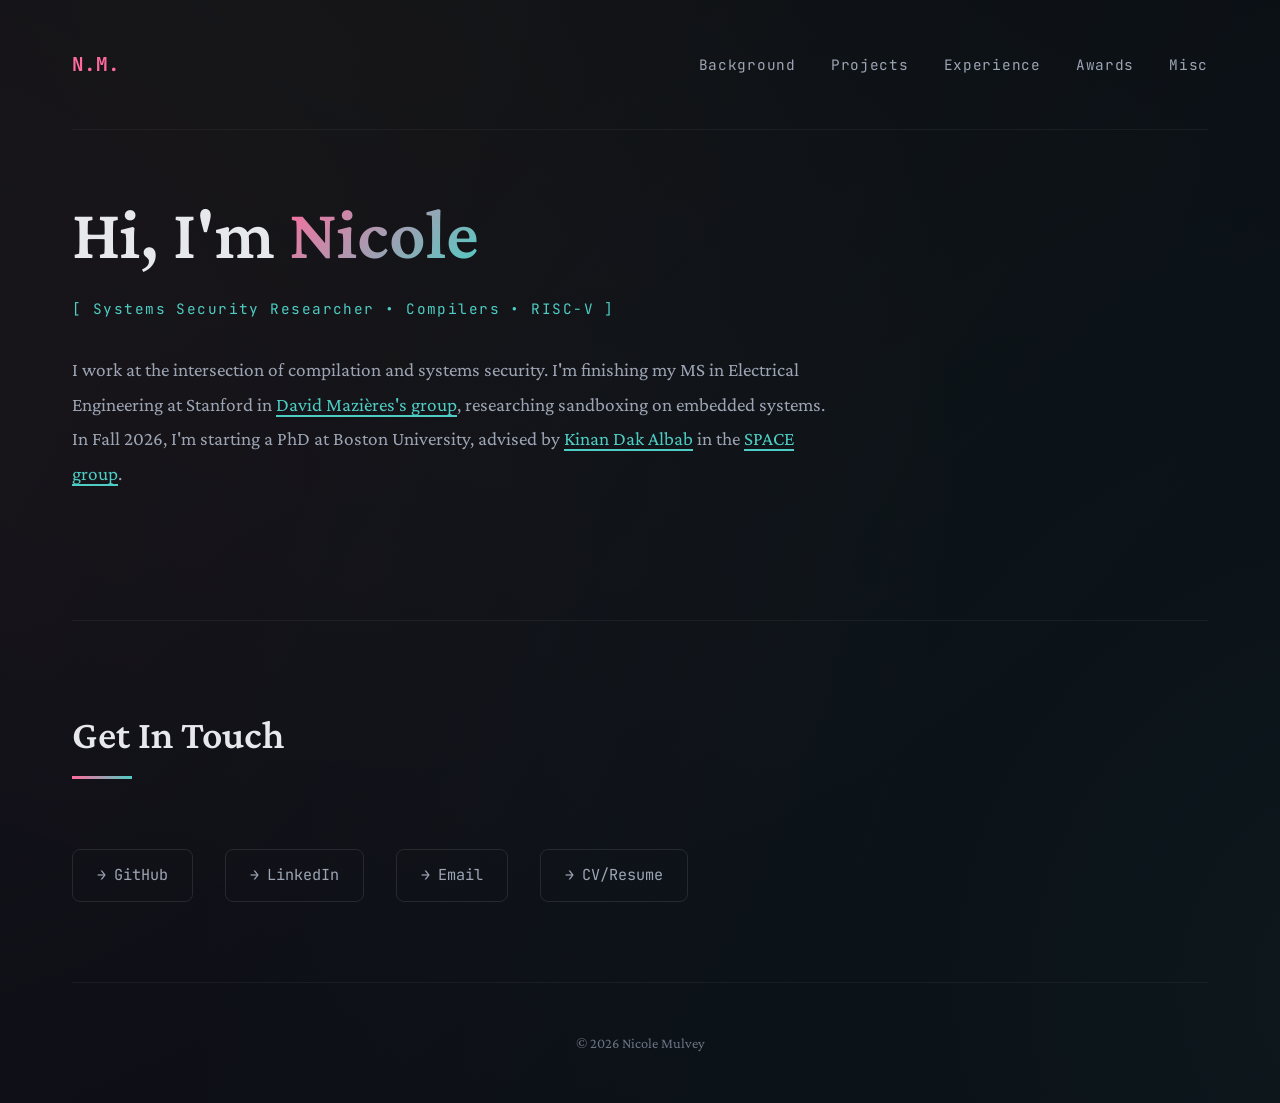
<file: index.html>
<!DOCTYPE html>
<html lang="en">
<head>
    <meta charset="UTF-8">
    <meta name="viewport" content="width=device-width, initial-scale=1.0">
    <meta name="google-site-verification" content="Lzbaixl2PglLuxX8cqBF577Jn_CmuRFoCZh-c8_TUoY" />

    <title>Nicole Mulvey - Systems Security Researcher</title>

    <meta name="description" content="Nicole Mulvey is a Master's student in Electrical Engineering at Stanford University, specializing in systems security research, RISC-V architecture, and compiler-based sandboxing.">
    <meta name="keywords" content="Nicole Mulvey, systems security, RISC-V, LLVM, Stanford University, computer security, electrical engineering, compiler research, lightweight fault isolation">
    <meta name="author" content="Nicole Mulvey">
    <meta name="robots" content="index, follow">

    <meta property="og:title" content="Nicole Mulvey - Systems Security Researcher">
    <meta property="og:description" content="Graduate researcher at Stanford University specializing in systems security, RISC-V architecture, and compiler-based sandboxing.">
    <meta property="og:type" content="website">
    <meta property="og:url" content="https://nmulvey.github.io">

    <meta name="twitter:card" content="summary">
    <meta name="twitter:title" content="Nicole Mulvey - Systems Security Researcher">
    <meta name="twitter:description" content="Graduate researcher at Stanford University specializing in systems security and RISC-V architecture.">

    <link rel="preconnect" href="https://fonts.googleapis.com">
    <link rel="preconnect" href="https://fonts.gstatic.com" crossorigin>
    <link href="https://fonts.googleapis.com/css2?family=Crimson+Pro:wght@400;600&family=JetBrains+Mono:wght@400;700&display=swap" rel="stylesheet">

    <link rel="stylesheet" href="style.css">
</head>

<body>
    <div class="container">
        <header>
            <div class="header-content">
                <div class="logo">
                    <a href="index.html">N.M.</a>
                </div>

                <nav>
                    <a href="background.html">Background</a>
                    <a href="projects.html">Projects</a>
                    <a href="experience.html">Experience</a>
                    <a href="awards.html">Awards</a>
                    <a href="misc.html">Misc</a>
                </nav>
            </div>
        </header>

        <main>
            <section class="hero">
                <div class="hero-content">
                    <h1>Hi, I'm <span class="gradient-text">Nicole</span></h1>

                    <div class="tag-line">
                        [ Systems Security Researcher • Compilers • RISC-V ]
                    </div>

                    <p class="hero-description">
                        I work at the intersection of compilation and systems security. I'm finishing my MS in Electrical Engineering at Stanford in
                        <a href="https://www.scs.stanford.edu/~dm/" target="_blank">David Mazières's group</a>,
                        researching sandboxing on embedded systems. In Fall 2026, I'm starting a PhD at Boston University, advised by
                        <a href="https://www.babman.io/" target="_blank">Kinan Dak Albab</a>
                        in the
                        <a href="https://space.babman.io/" target="_blank">SPACE group</a>.
                    </p>
                </div>
            </section>

            <section id="contact">
                <h2 class="section-title">Get In Touch</h2>

                <div class="contact-links">
                    <a href="https://github.com/nmulvey" class="contact-link" target="_blank">
                        <span>→</span> GitHub
                    </a>

                    <a href="https://linkedin.com/in/nicole-mulvey" class="contact-link" target="_blank">
                        <span>→</span> LinkedIn
                    </a>

                    <a href="mailto:nmulvey@stanford.edu" class="contact-link">
                        <span>→</span> Email
                    </a>

                    <a href="#" class="contact-link">
                        <span>→</span> CV/Resume
                    </a>
                </div>
            </section>
        </main>

        <footer>
            <p>© 2026 Nicole Mulvey</p>
        </footer>
    </div>
</body>
</html>
</file>
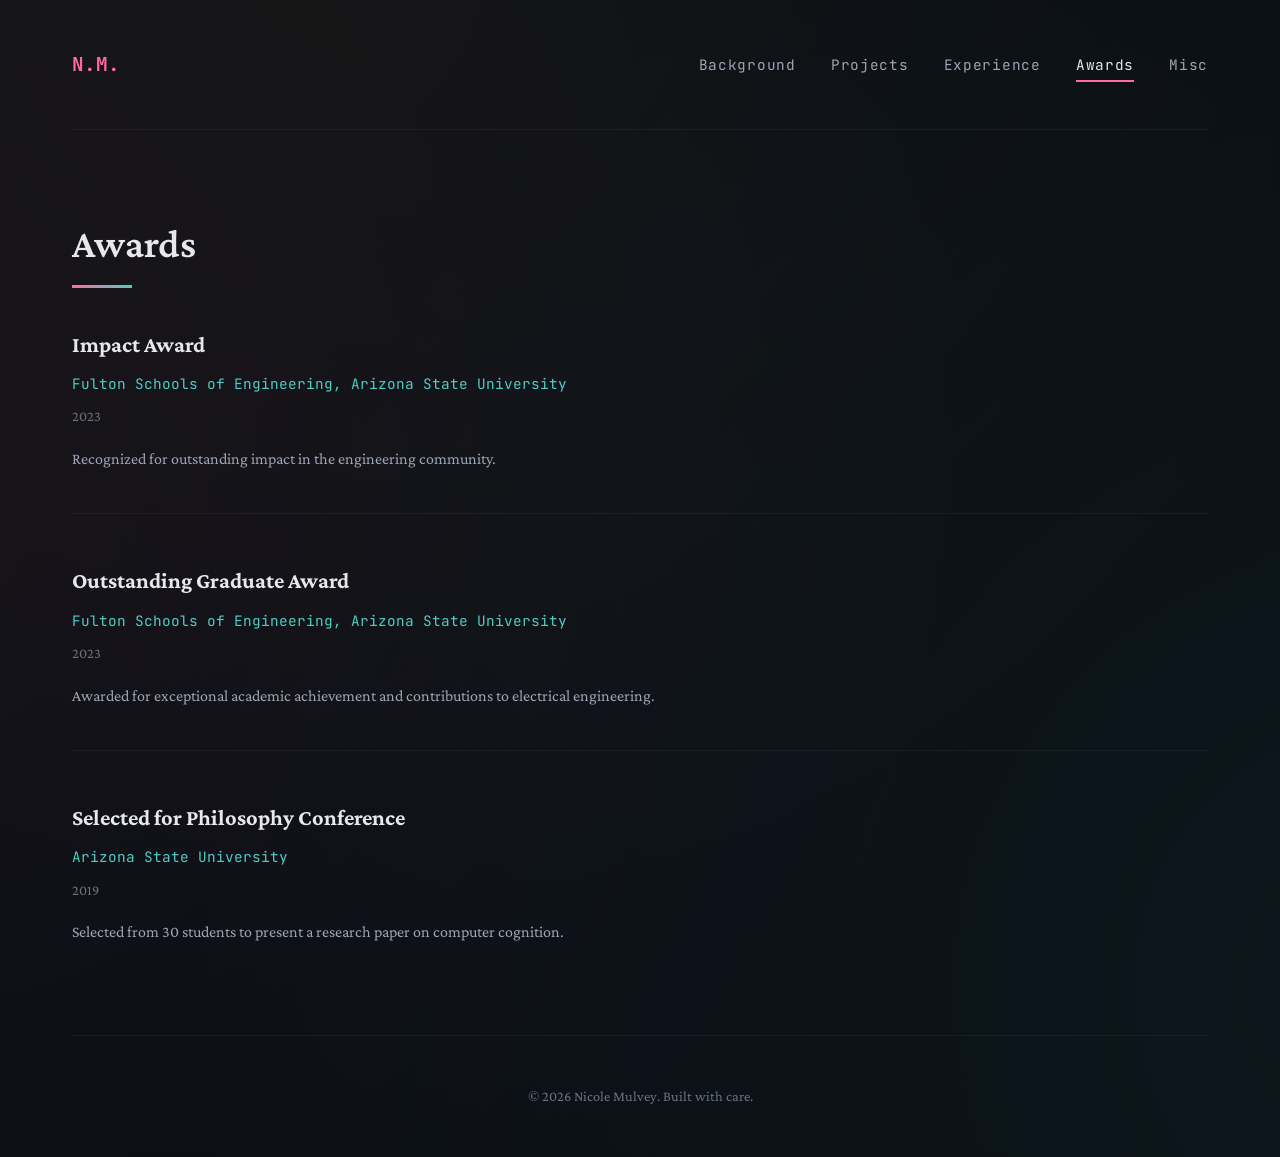
<file: awards.html>
<!DOCTYPE html>
<html lang="en">
<head>
    <meta charset="UTF-8">
    <meta name="viewport" content="width=device-width, initial-scale=1.0">
    <title>Awards - Nicole Mulvey</title>

    <link rel="preconnect" href="https://fonts.googleapis.com">
    <link rel="preconnect" href="https://fonts.gstatic.com" crossorigin>
    <link href="https://fonts.googleapis.com/css2?family=Crimson+Pro:wght@400;600&family=JetBrains+Mono:wght@400;700&display=swap" rel="stylesheet">

    <link rel="stylesheet" href="style.css">
</head>

<body>
    <div class="container">
        <header>
            <div class="header-content">
                <div class="logo">
                    <a href="index.html">N.M.</a>
                </div>

                <nav>
                    <a href="background.html">Background</a>
                    <a href="projects.html">Projects</a>
                    <a href="experience.html">Experience</a>
                    <a href="awards.html" class="active">Awards</a>
                    <a href="misc.html">Misc</a>
                </nav>
            </div>
        </header>

        <main>
            <section>
                <h2 class="section-title">Awards</h2>

                <div class="experience-item">
                    <h3>Impact Award</h3>
                    <div class="company">Fulton Schools of Engineering, Arizona State University</div>
                    <div class="date">2023</div>
                    <p>
                        Recognized for outstanding impact in the engineering community.
                    </p>
                </div>

                <div class="experience-item">
                    <h3>Outstanding Graduate Award</h3>
                    <div class="company">Fulton Schools of Engineering, Arizona State University</div>
                    <div class="date">2023</div>
                    <p>
                        Awarded for exceptional academic achievement and contributions to electrical engineering.
                    </p>
                </div>

                <div class="experience-item">
                    <h3>Selected for Philosophy Conference</h3>
                    <div class="company">Arizona State University</div>
                    <div class="date">2019</div>
                    <p>
                        Selected from 30 students to present a research paper on computer cognition.
                    </p>
                </div>
            </section>
        </main>

        <footer>
            <p>© 2026 Nicole Mulvey. Built with care.</p>
        </footer>
    </div>
</body>
</html>
</file>
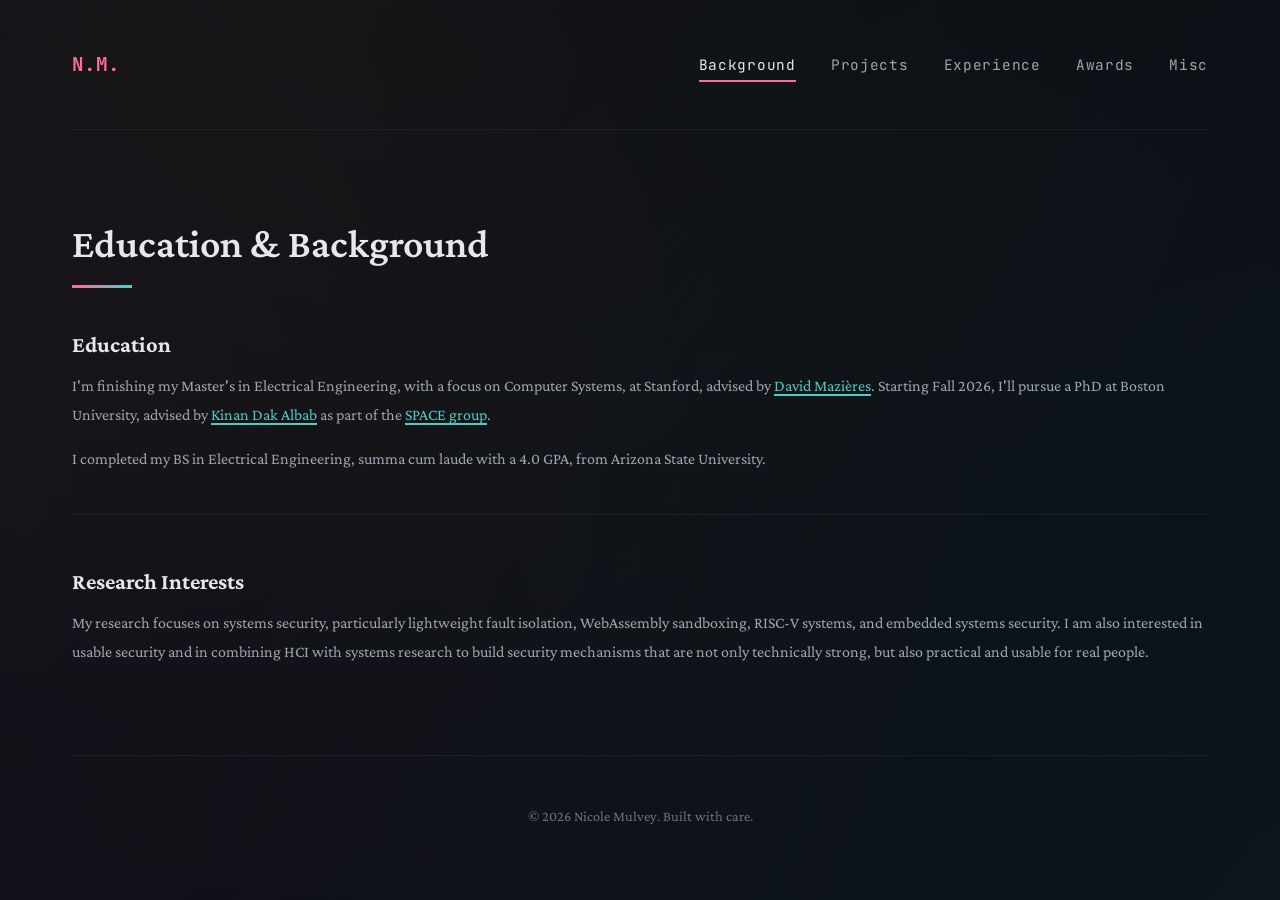
<file: background.html>
<!DOCTYPE html>
<html lang="en">
<head>
    <meta charset="UTF-8">
    <meta name="viewport" content="width=device-width, initial-scale=1.0">
    <title>Background - Nicole Mulvey</title>

    <link rel="preconnect" href="https://fonts.googleapis.com">
    <link rel="preconnect" href="https://fonts.gstatic.com" crossorigin>
    <link href="https://fonts.googleapis.com/css2?family=Crimson+Pro:wght@400;600&family=JetBrains+Mono:wght@400;700&display=swap" rel="stylesheet">

    <link rel="stylesheet" href="style.css">
</head>

<body>
    <div class="container">
        <header>
            <div class="header-content">
                <div class="logo">
                    <a href="index.html">N.M.</a>
                </div>

                <nav>
                    <a href="background.html" class="active">Background</a>
                    <a href="projects.html">Projects</a>
                    <a href="experience.html">Experience</a>
                    <a href="awards.html">Awards</a>
                    <a href="misc.html">Misc</a>
                </nav>
            </div>
        </header>

        <main>
            <section>
                <h2 class="section-title">Education & Background</h2>

                <div class="experience-item">
                    <h3>Education</h3>

                    <p>
                        I'm finishing my Master's in Electrical Engineering, with a focus on Computer Systems, at Stanford, advised by
                        <a href="https://www.scs.stanford.edu/~dm/" target="_blank">David Mazières</a>.
                        Starting Fall 2026, I'll pursue a PhD at Boston University, advised by
                        <a href="https://www.babman.io/" target="_blank">Kinan Dak Albab</a>
                        as part of the
                        <a href="https://space.babman.io/" target="_blank">SPACE group</a>.
                    </p>

                    <p style="margin-top: 1rem;">
                        I completed my BS in Electrical Engineering, summa cum laude with a 4.0 GPA, from Arizona State University.
                    </p>
                </div>

                <div class="experience-item">
                    <h3>Research Interests</h3>

                    <p>
                       My research focuses on systems security, particularly lightweight fault isolation,
                        WebAssembly sandboxing, RISC-V systems, and embedded systems security. I am also
                        interested in usable security and in combining HCI with systems research to build
                        security mechanisms that are not only technically strong, but also practical and
                        usable for real people.
                    </p>
                </div>
            </section>
        </main>

        <footer>
            <p>© 2026 Nicole Mulvey. Built with care.</p>
        </footer>
    </div>
</body>
</html>
</file>
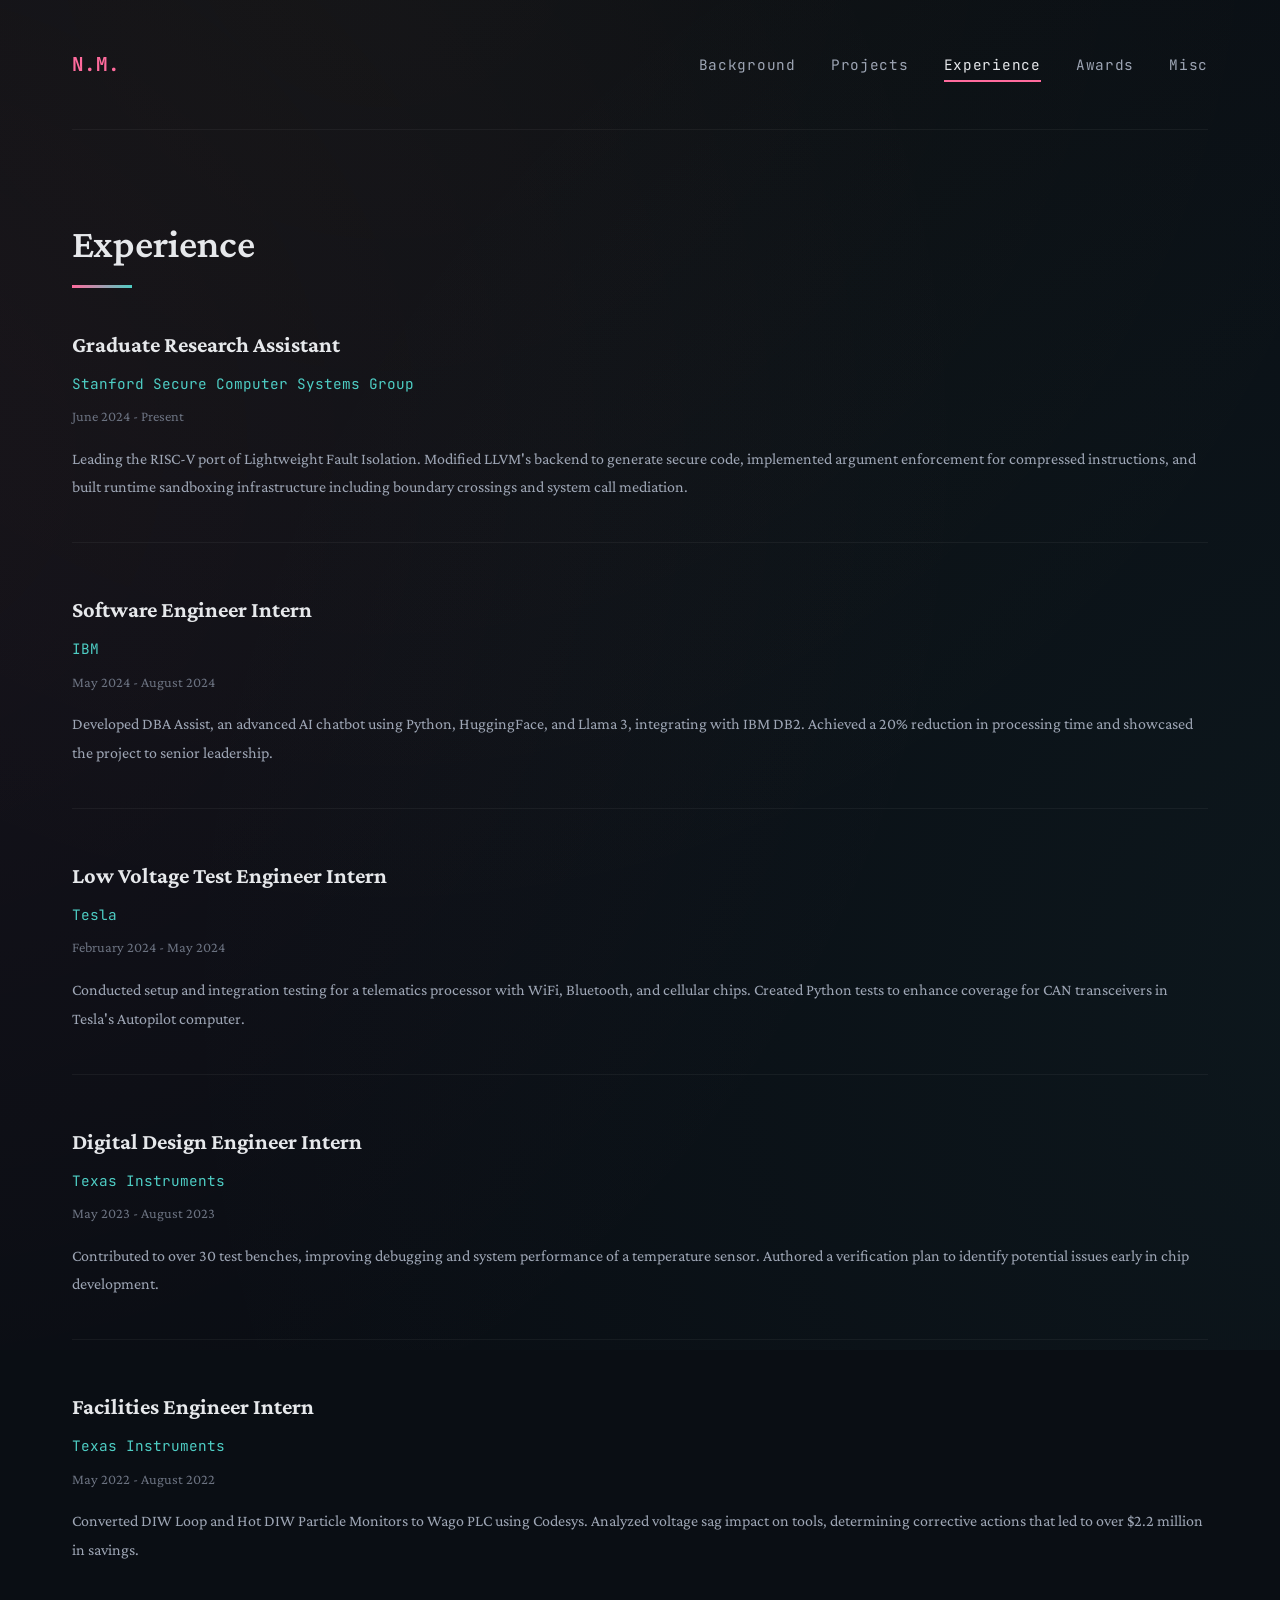
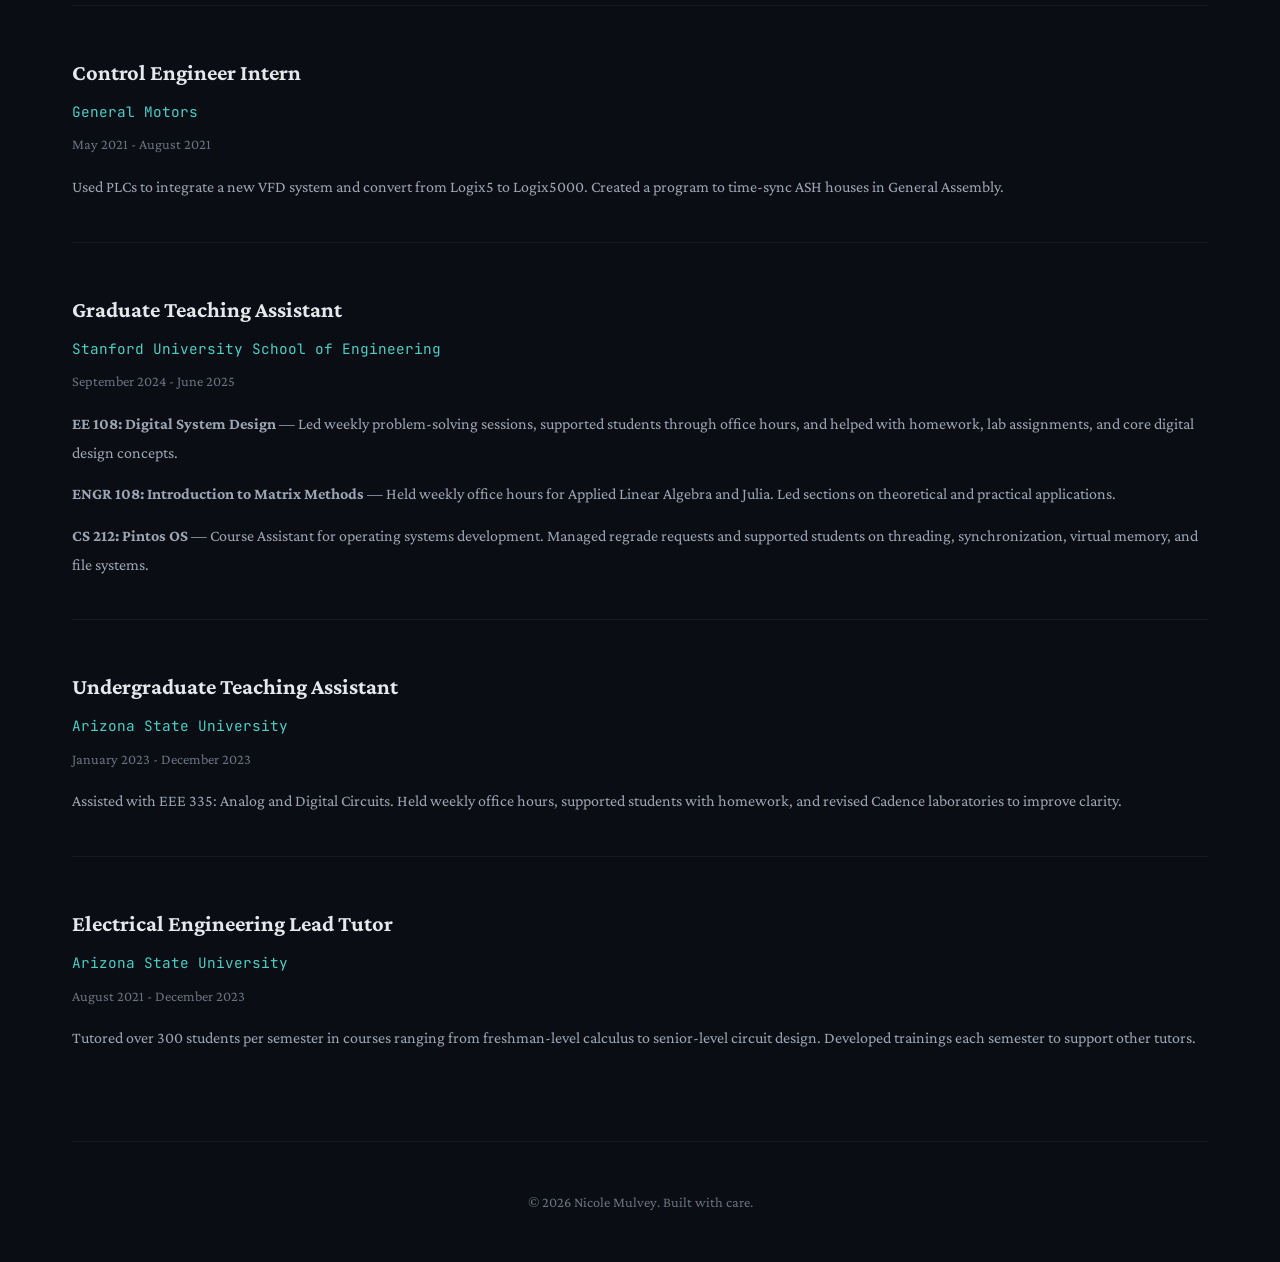
<file: experience.html>
<!DOCTYPE html>
<html lang="en">
<head>
    <meta charset="UTF-8">
    <meta name="viewport" content="width=device-width, initial-scale=1.0">
    <title>Experience - Nicole Mulvey</title>

    <link rel="preconnect" href="https://fonts.googleapis.com">
    <link rel="preconnect" href="https://fonts.gstatic.com" crossorigin>
    <link href="https://fonts.googleapis.com/css2?family=Crimson+Pro:wght@400;600&family=JetBrains+Mono:wght@400;700&display=swap" rel="stylesheet">

    <link rel="stylesheet" href="style.css">
</head>

<body>
    <div class="container">
        <header>
            <div class="header-content">
                <div class="logo">
                    <a href="index.html">N.M.</a>
                </div>

                <nav>
                    <a href="background.html">Background</a>
                    <a href="projects.html">Projects</a>
                    <a href="experience.html" class="active">Experience</a>
                    <a href="awards.html">Awards</a>
                    <a href="misc.html">Misc</a>
                </nav>
            </div>
        </header>

        <main>
            <section>
                <h2 class="section-title">Experience</h2>

                <div class="experience-item">
                    <h3>Graduate Research Assistant</h3>
                    <div class="company">Stanford Secure Computer Systems Group</div>
                    <div class="date">June 2024 - Present</div>
                    <p>
                        Leading the RISC-V port of Lightweight Fault Isolation. Modified LLVM's backend to generate secure code,
                        implemented argument enforcement for compressed instructions, and built runtime sandboxing infrastructure including boundary crossings and system call mediation.
                    </p>
                </div>

                <div class="experience-item">
                    <h3>Software Engineer Intern</h3>
                    <div class="company">IBM</div>
                    <div class="date">May 2024 - August 2024</div>
                    <p>
                        Developed DBA Assist, an advanced AI chatbot using Python, HuggingFace, and Llama 3, integrating with IBM DB2.
                        Achieved a 20% reduction in processing time and showcased the project to senior leadership.
                    </p>
                </div>

                <div class="experience-item">
                    <h3>Low Voltage Test Engineer Intern</h3>
                    <div class="company">Tesla</div>
                    <div class="date">February 2024 - May 2024</div>
                    <p>
                        Conducted setup and integration testing for a telematics processor with WiFi, Bluetooth, and cellular chips.
                        Created Python tests to enhance coverage for CAN transceivers in Tesla's Autopilot computer.
                    </p>
                </div>

                <div class="experience-item">
                    <h3>Digital Design Engineer Intern</h3>
                    <div class="company">Texas Instruments</div>
                    <div class="date">May 2023 - August 2023</div>
                    <p>
                        Contributed to over 30 test benches, improving debugging and system performance of a temperature sensor.
                        Authored a verification plan to identify potential issues early in chip development.
                    </p>
                </div>

                <div class="experience-item">
                    <h3>Facilities Engineer Intern</h3>
                    <div class="company">Texas Instruments</div>
                    <div class="date">May 2022 - August 2022</div>
                    <p>
                        Converted DIW Loop and Hot DIW Particle Monitors to Wago PLC using Codesys.
                        Analyzed voltage sag impact on tools, determining corrective actions that led to over $2.2 million in savings.
                    </p>
                </div>

                <div class="experience-item">
                    <h3>Control Engineer Intern</h3>
                    <div class="company">General Motors</div>
                    <div class="date">May 2021 - August 2021</div>
                    <p>
                        Used PLCs to integrate a new VFD system and convert from Logix5 to Logix5000.
                        Created a program to time-sync ASH houses in General Assembly.
                    </p>
                </div>

                <div class="experience-item">
                    <h3>Graduate Teaching Assistant</h3>
                    <div class="company">Stanford University School of Engineering</div>
                    <div class="date">September 2024 - June 2025</div>

                    <p>
                        <strong>EE 108: Digital System Design</strong> — Led weekly problem-solving sessions, supported students through office hours,
                        and helped with homework, lab assignments, and core digital design concepts.
                    </p>

                    <p style="margin-top: 0.8rem;">
                        <strong>ENGR 108: Introduction to Matrix Methods</strong> — Held weekly office hours for Applied Linear Algebra and Julia.
                        Led sections on theoretical and practical applications.
                    </p>

                    <p style="margin-top: 0.8rem;">
                        <strong>CS 212: Pintos OS</strong> — Course Assistant for operating systems development.
                        Managed regrade requests and supported students on threading, synchronization, virtual memory, and file systems.
                    </p>
                </div>

                <div class="experience-item">
                    <h3>Undergraduate Teaching Assistant</h3>
                    <div class="company">Arizona State University</div>
                    <div class="date">January 2023 - December 2023</div>
                    <p>
                        Assisted with EEE 335: Analog and Digital Circuits. Held weekly office hours, supported students with homework,
                        and revised Cadence laboratories to improve clarity.
                    </p>
                </div>

                <div class="experience-item">
                    <h3>Electrical Engineering Lead Tutor</h3>
                    <div class="company">Arizona State University</div>
                    <div class="date">August 2021 - December 2023</div>
                    <p>
                        Tutored over 300 students per semester in courses ranging from freshman-level calculus to senior-level circuit design.
                        Developed trainings each semester to support other tutors.
                    </p>
                </div>
            </section>
        </main>

        <footer>
            <p>© 2026 Nicole Mulvey. Built with care.</p>
        </footer>
    </div>
</body>
</html>
</file>
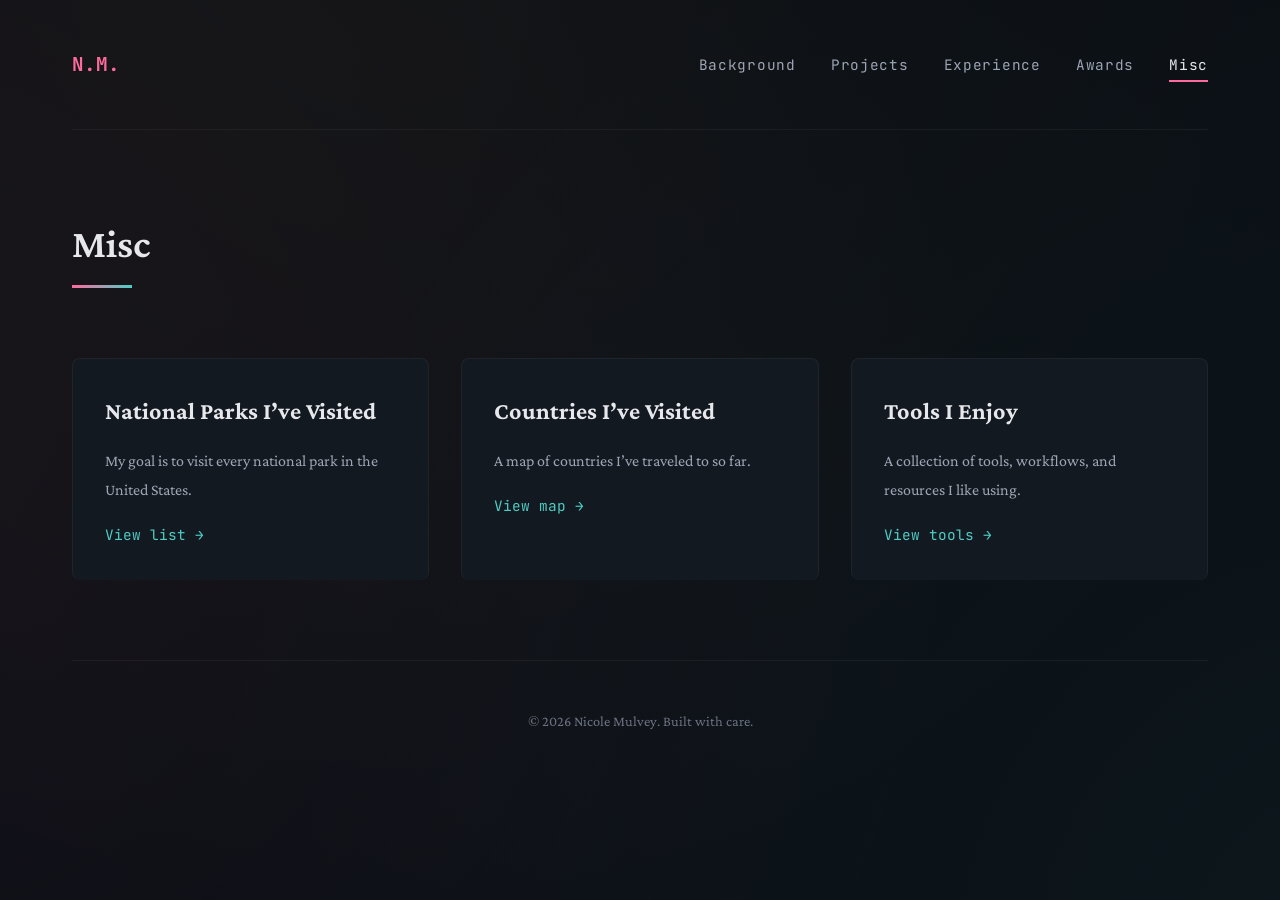
<file: misc.html>
<!DOCTYPE html>
<html lang="en">
<head>
    <meta charset="UTF-8">
    <meta name="viewport" content="width=device-width, initial-scale=1.0">
    <title>Misc - Nicole Mulvey</title>

    <link rel="preconnect" href="https://fonts.googleapis.com">
    <link rel="preconnect" href="https://fonts.gstatic.com" crossorigin>
    <link href="https://fonts.googleapis.com/css2?family=Crimson+Pro:wght@400;600&family=JetBrains+Mono:wght@400;700&display=swap" rel="stylesheet">

    <link rel="stylesheet" href="style.css">
</head>

<body>
    <div class="container">
        <header>
            <div class="header-content">
                <div class="logo">
                    <a href="index.html">N.M.</a>
                </div>

                <nav>
                    <a href="background.html">Background</a>
                    <a href="projects.html">Projects</a>
                    <a href="experience.html">Experience</a>
                    <a href="awards.html">Awards</a>
                    <a href="misc.html" class="active">Misc</a>
                </nav>
            </div>
        </header>

        <main>
            <section>
                <h2 class="section-title">Misc</h2>

                <div class="misc-link-grid">
                    <a href="national-parks.html" class="misc-big-link">
                        <h3>National Parks I’ve Visited</h3>
                        <p>My goal is to visit every national park in the United States.</p>
                        <span>View list →</span>
                    </a>

                    <a href="countries.html" class="misc-big-link">
                        <h3>Countries I’ve Visited</h3>
                        <p>A map of countries I’ve traveled to so far.</p>
                        <span>View map →</span>
                    </a>

                    <a href="tools.html" class="misc-big-link">
                        <h3>Tools I Enjoy</h3>
                        <p>A collection of tools, workflows, and resources I like using.</p>
                        <span>View tools →</span>
                    </a>
                </div>
            </section>
        </main>

        <footer>
            <p>© 2026 Nicole Mulvey. Built with care.</p>
        </footer>
    </div>
</body>
</html>
</file>
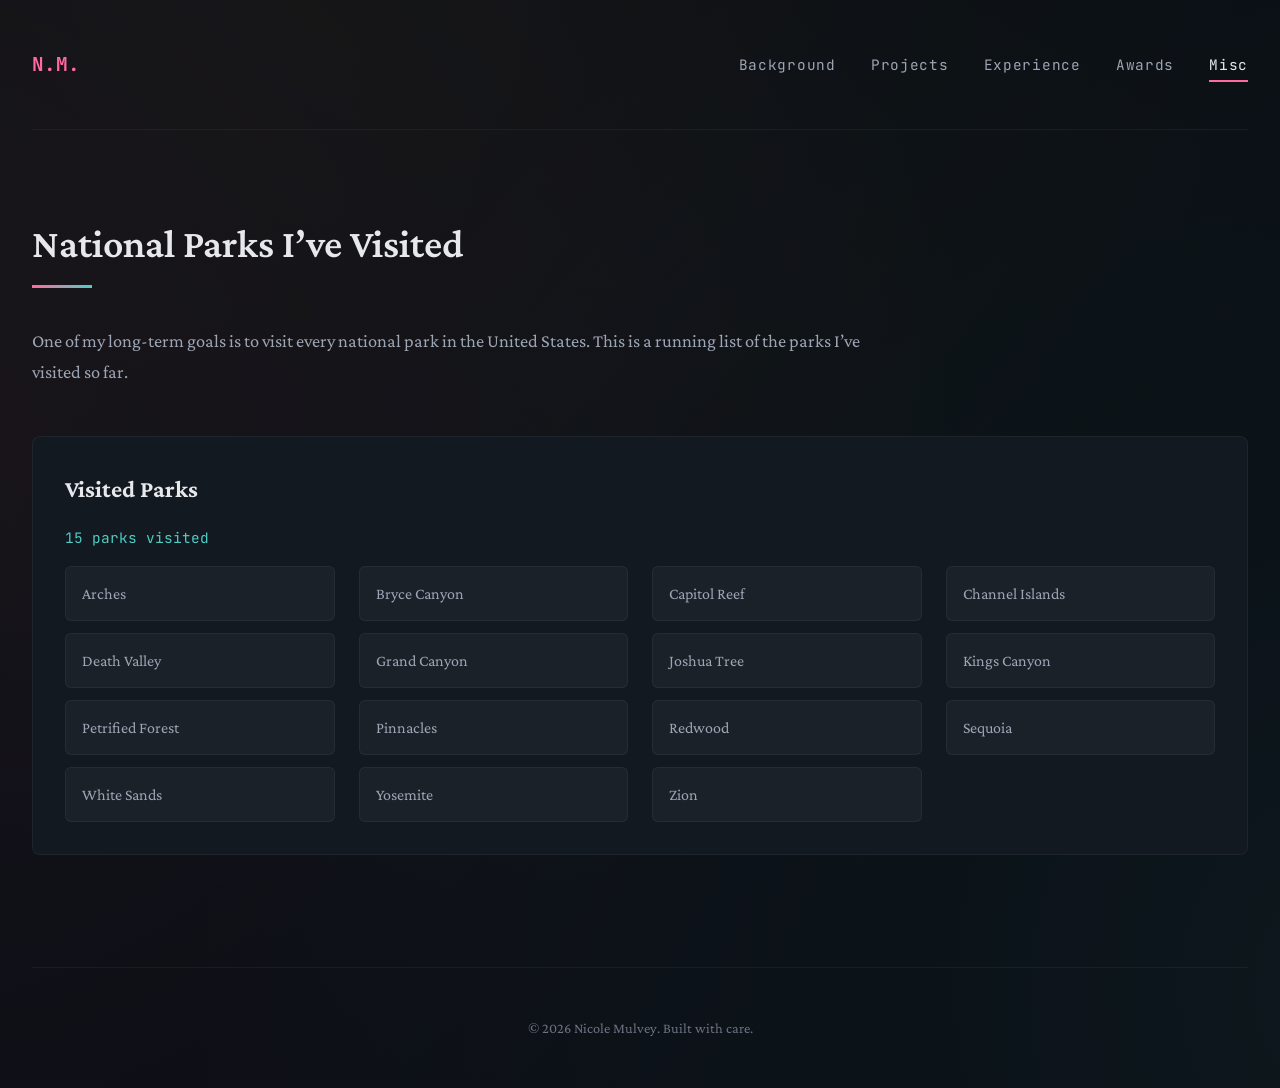
<file: national-parks.html>
<!DOCTYPE html>
<html lang="en">
<head>
    <meta charset="UTF-8">
    <meta name="viewport" content="width=device-width, initial-scale=1.0">
    <title>National Parks - Nicole Mulvey</title>

    <link rel="preconnect" href="https://fonts.googleapis.com">
    <link rel="preconnect" href="https://fonts.gstatic.com" crossorigin>
    <link href="https://fonts.googleapis.com/css2?family=Crimson+Pro:wght@400;600&family=JetBrains+Mono:wght@400;700&display=swap" rel="stylesheet">

    <link rel="stylesheet" href="style.css">
</head>

<body>
    <div class="container wide-container">
        <header>
            <div class="header-content">
                <div class="logo">
                    <a href="index.html">N.M.</a>
                </div>

                <nav>
                    <a href="background.html">Background</a>
                    <a href="projects.html">Projects</a>
                    <a href="experience.html">Experience</a>
                    <a href="awards.html">Awards</a>
                    <a href="misc.html" class="active">Misc</a>
                </nav>
            </div>
        </header>

        <main>
            <section>
                <h2 class="section-title">National Parks I’ve Visited</h2>

                <p class="page-intro">
                    One of my long-term goals is to visit every national park in the United States.
                    This is a running list of the parks I’ve visited so far.
                </p>

                <div class="misc-card">
                    <h3>Visited Parks</h3>
                    <div class="misc-meta" id="parks-count"></div>
                    <ul class="parks-list plain-parks-list" id="parks-list"></ul>
                </div>
            </section>
        </main>

        <footer>
            <p>© 2026 Nicole Mulvey. Built with care.</p>
        </footer>
    </div>

    <script>
        const visitedParks = [
            "Arches",
            "Bryce Canyon",
            "Capitol Reef",
            "Channel Islands",
            "Death Valley",
            "Grand Canyon",
            "Joshua Tree",
            "Kings Canyon",
            "Petrified Forest",
            "Pinnacles",
            "Redwood",
            "Sequoia",
            "White Sands",
            "Yosemite",
            "Zion"
        ];

        const parksList = document.getElementById("parks-list");
        const parksCount = document.getElementById("parks-count");

        const parkWord = visitedParks.length === 1 ? "park" : "parks";
        parksCount.textContent = `${visitedParks.length} ${parkWord} visited`;

        visitedParks.forEach(park => {
            const li = document.createElement("li");
            li.textContent = park;
            parksList.appendChild(li);
        });
    </script>
</body>
</html>
</file>
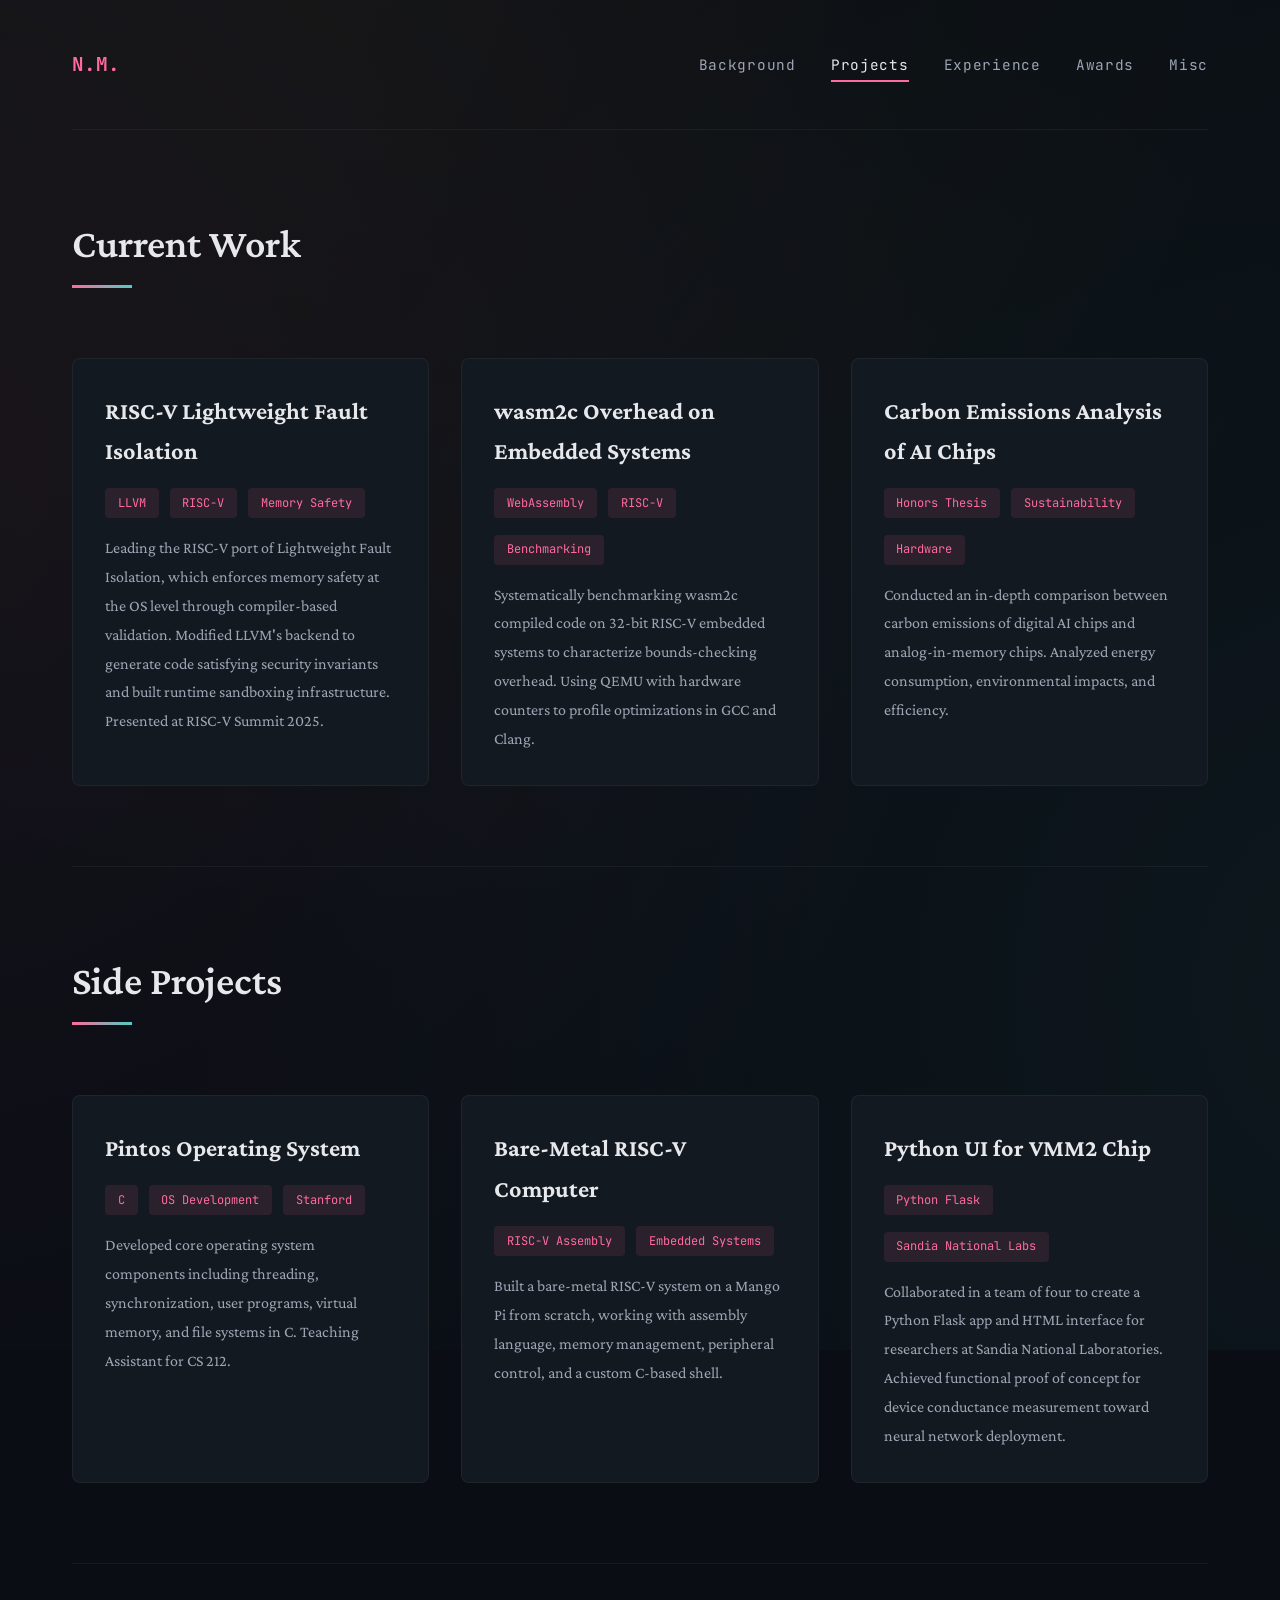
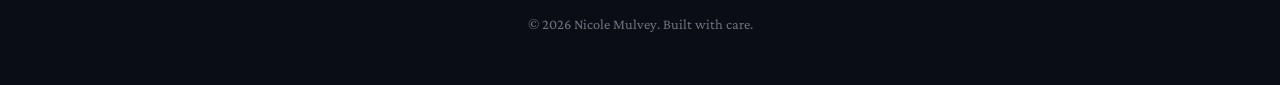
<file: projects.html>
<!DOCTYPE html>
<html lang="en">
<head>
    <meta charset="UTF-8">
    <meta name="viewport" content="width=device-width, initial-scale=1.0">
    <title>Projects - Nicole Mulvey</title>

    <link rel="preconnect" href="https://fonts.googleapis.com">
    <link rel="preconnect" href="https://fonts.gstatic.com" crossorigin>
    <link href="https://fonts.googleapis.com/css2?family=Crimson+Pro:wght@400;600&family=JetBrains+Mono:wght@400;700&display=swap" rel="stylesheet">

    <link rel="stylesheet" href="style.css">
</head>

<body>
    <div class="container">
        <header>
            <div class="header-content">
                <div class="logo">
                    <a href="index.html">N.M.</a>
                </div>

                <nav>
                    <a href="background.html">Background</a>
                    <a href="projects.html" class="active">Projects</a>
                    <a href="experience.html">Experience</a>
                    <a href="awards.html">Awards</a>
                    <a href="misc.html">Misc</a>
                </nav>
            </div>
        </header>

        <main>
            <section>
                <h2 class="section-title">Current Work</h2>

                <div class="research-grid">
                    <div class="research-card">
                        <h3>RISC-V Lightweight Fault Isolation</h3>

                        <div>
                            <span class="tag">LLVM</span>
                            <span class="tag">RISC-V</span>
                            <span class="tag">Memory Safety</span>
                        </div>

                        <p>
                            Leading the RISC-V port of Lightweight Fault Isolation, which enforces memory safety at the OS level through compiler-based validation.
                            Modified LLVM's backend to generate code satisfying security invariants and built runtime sandboxing infrastructure.
                            Presented at RISC-V Summit 2025.
                        </p>
                    </div>

                    <div class="research-card">
                        <h3>wasm2c Overhead on Embedded Systems</h3>

                        <div>
                            <span class="tag">WebAssembly</span>
                            <span class="tag">RISC-V</span>
                            <span class="tag">Benchmarking</span>
                        </div>

                        <p>
                            Systematically benchmarking wasm2c compiled code on 32-bit RISC-V embedded systems to characterize bounds-checking overhead.
                            Using QEMU with hardware counters to profile optimizations in GCC and Clang.
                        </p>
                    </div>

                    <div class="research-card">
                        <h3>Carbon Emissions Analysis of AI Chips</h3>

                        <div>
                            <span class="tag">Honors Thesis</span>
                            <span class="tag">Sustainability</span>
                            <span class="tag">Hardware</span>
                        </div>

                        <p>
                            Conducted an in-depth comparison between carbon emissions of digital AI chips and analog-in-memory chips.
                            Analyzed energy consumption, environmental impacts, and efficiency.
                        </p>
                    </div>
                </div>
            </section>

            <section>
                <h2 class="section-title">Side Projects</h2>

                <div class="research-grid">
                    <div class="research-card">
                        <h3>Pintos Operating System</h3>

                        <div>
                            <span class="tag">C</span>
                            <span class="tag">OS Development</span>
                            <span class="tag">Stanford</span>
                        </div>

                        <p>
                            Developed core operating system components including threading, synchronization, user programs, virtual memory, and file systems in C.
                            Teaching Assistant for CS 212.
                        </p>
                    </div>

                    <div class="research-card">
                        <h3>Bare-Metal RISC-V Computer</h3>

                        <div>
                            <span class="tag">RISC-V Assembly</span>
                            <span class="tag">Embedded Systems</span>
                        </div>

                        <p>
                            Built a bare-metal RISC-V system on a Mango Pi from scratch, working with assembly language, memory management,
                            peripheral control, and a custom C-based shell.
                        </p>
                    </div>

                    <div class="research-card">
                        <h3>Python UI for VMM2 Chip</h3>

                        <div>
                            <span class="tag">Python Flask</span>
                            <span class="tag">Sandia National Labs</span>
                        </div>

                        <p>
                            Collaborated in a team of four to create a Python Flask app and HTML interface for researchers at Sandia National Laboratories.
                            Achieved functional proof of concept for device conductance measurement toward neural network deployment.
                        </p>
                    </div>
                </div>
            </section>
        </main>

        <footer>
            <p>© 2026 Nicole Mulvey. Built with care.</p>
        </footer>
    </div>
</body>
</html>
</file>
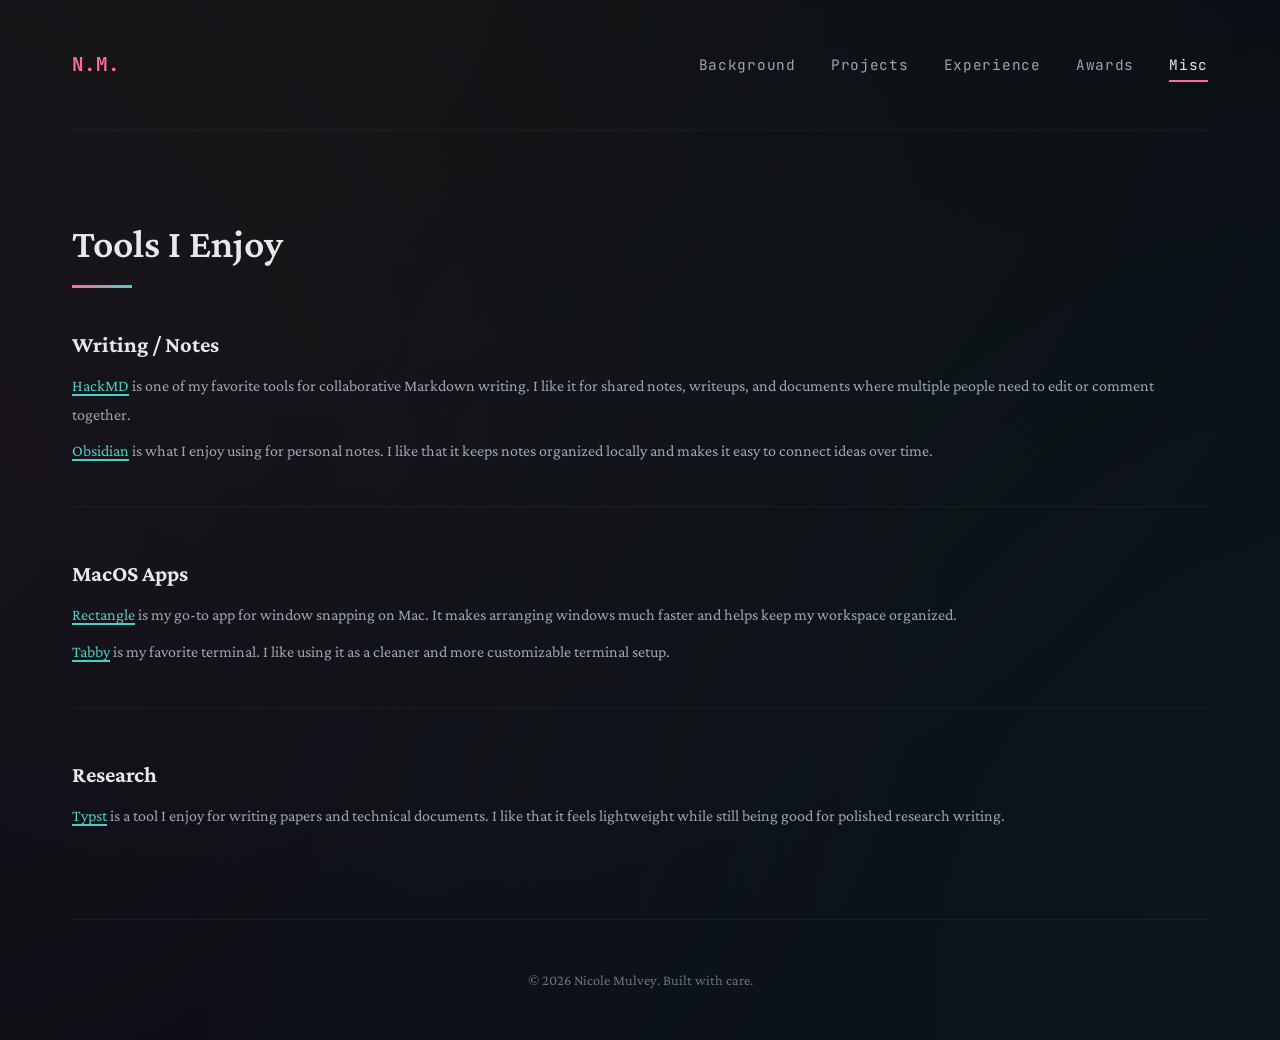
<file: tools.html>
<!DOCTYPE html>
<html lang="en">
<head>
    <meta charset="UTF-8">
    <meta name="viewport" content="width=device-width, initial-scale=1.0">
    <title>Tools I Enjoy - Nicole Mulvey</title>

    <link rel="preconnect" href="https://fonts.googleapis.com">
    <link rel="preconnect" href="https://fonts.gstatic.com" crossorigin>
    <link href="https://fonts.googleapis.com/css2?family=Crimson+Pro:wght@400;600&family=JetBrains+Mono:wght@400;700&display=swap" rel="stylesheet">

    <link rel="stylesheet" href="style.css">
</head>

<body>
    <div class="container">
        <header>
            <div class="header-content">
                <div class="logo">
                    <a href="index.html">N.M.</a>
                </div>

                <nav>
                    <a href="background.html">Background</a>
                    <a href="projects.html">Projects</a>
                    <a href="experience.html">Experience</a>
                    <a href="awards.html">Awards</a>
                    <a href="misc.html" class="active">Misc</a>
                </nav>
            </div>
        </header>

        <main>
            <section>
                <h2 class="section-title">Tools I Enjoy</h2>

                <div class="experience-item">
                    <h3>Writing / Notes</h3>

                    <p>
                        <a href="https://homepage.hackmd.io/" target="_blank" rel="noopener noreferrer">HackMD</a>
                        is one of my favorite tools for collaborative Markdown writing. I like it for shared notes,
                        writeups, and documents where multiple people need to edit or comment together.
                    </p>

                    <p>
                        <a href="https://obsidian.md/" target="_blank" rel="noopener noreferrer">Obsidian</a>
                        is what I enjoy using for personal notes. I like that it keeps notes organized locally and makes
                        it easy to connect ideas over time.
                    </p>
                </div>

                <div class="experience-item">
                    <h3>MacOS Apps</h3>

                    <p>
                        <a href="https://rectangleapp.com/" target="_blank" rel="noopener noreferrer">Rectangle</a>
                        is my go-to app for window snapping on Mac. It makes arranging windows much faster and helps
                        keep my workspace organized.
                    </p>

                    <p>
                        <a href="https://tabby.sh/" target="_blank" rel="noopener noreferrer">Tabby</a>
                        is my favorite terminal. I like using it as a cleaner and more customizable terminal setup.
                    </p>
                </div>

                <div class="experience-item">
                    <h3>Research</h3>

                    <p>
                        <a href="https://typst.app/" target="_blank" rel="noopener noreferrer">Typst</a>
                        is a tool I enjoy for writing papers and technical documents. I like that it feels lightweight
                        while still being good for polished research writing.
                    </p>
                </div>
            </section>
        </main>

        <footer>
            <p>© 2026 Nicole Mulvey. Built with care.</p>
        </footer>
    </div>
</body>
</html>
</file>
<file: style.css>
:root {
    --bg-primary: #0a0e14;
    --bg-secondary: #131920;
    --bg-tertiary: #1a2129;
    --accent-primary: #ff6b9d;
    --accent-secondary: #4ecdc4;
    --accent-tertiary: #ffd93d;
    --text-primary: #e6e8eb;
    --text-secondary: #9da5b4;
    --text-muted: #6b7280;
}

* {
    margin: 0;
    padding: 0;
    box-sizing: border-box;
}

body {
    font-family: 'Crimson Pro', serif;
    background: var(--bg-primary);
    color: var(--text-primary);
    line-height: 1.7;
    overflow-x: hidden;
}

body::before {
    content: '';
    position: fixed;
    top: -50%;
    left: -50%;
    width: 200%;
    height: 200%;
    background:
        radial-gradient(circle at 20% 50%, rgba(255, 107, 157, 0.05) 0%, transparent 50%),
        radial-gradient(circle at 80% 80%, rgba(78, 205, 196, 0.05) 0%, transparent 50%),
        radial-gradient(circle at 40% 20%, rgba(255, 217, 61, 0.03) 0%, transparent 50%);
    animation: gradientShift 20s ease infinite;
    pointer-events: none;
    z-index: -1;
}

@keyframes gradientShift {
    0%, 100% {
        transform: translate(0, 0) rotate(0deg);
    }

    33% {
        transform: translate(5%, 5%) rotate(120deg);
    }

    66% {
        transform: translate(-5%, 5%) rotate(240deg);
    }
}

.container {
    max-width: 1200px;
    margin: 0 auto;
    padding: 0 2rem;
}

.wide-container {
    max-width: 1500px;
}

header {
    padding: 3rem 0;
}

.header-content {
    display: flex;
    justify-content: space-between;
    align-items: center;
    animation: fadeInUp 1s ease forwards;
}

.logo a {
    font-family: 'JetBrains Mono', monospace;
    font-weight: 700;
    font-size: 1.2rem;
    color: var(--accent-primary);
    text-decoration: none;
    border-bottom: none;
}

nav a {
    font-family: 'JetBrains Mono', monospace;
    color: var(--text-secondary);
    text-decoration: none;
    margin-left: 2rem;
    font-size: 0.9rem;
    letter-spacing: 0.05em;
    transition: all 0.3s ease;
    position: relative;
    border-bottom: none;
}

nav a:hover,
nav a.active {
    color: var(--text-primary);
}

nav a.active {
    border-bottom: 2px solid var(--accent-primary);
    padding-bottom: 0.4rem;
}

nav a::after {
    content: '';
    position: absolute;
    bottom: -0.4rem;
    left: 0;
    width: 0;
    height: 2px;
    background: linear-gradient(90deg, var(--accent-primary), var(--accent-secondary));
    transition: width 0.3s ease;
}

nav a:hover::after {
    width: 100%;
}

.hero {
    padding: 4rem 0 6rem;
}

.hero-content {
    max-width: 760px;
}

.hero h1 {
    font-size: 4.5rem;
    font-weight: 600;
    line-height: 1.1;
    margin-bottom: 1.5rem;
    animation: fadeInUp 1s ease 0.2s both;
}

.gradient-text {
    background: linear-gradient(135deg, var(--accent-primary), var(--accent-secondary));
    -webkit-background-clip: text;
    -webkit-text-fill-color: transparent;
    background-clip: text;
}

.hero-description {
    font-size: 1.2rem;
    color: var(--text-secondary);
    margin-bottom: 2rem;
    animation: fadeInUp 1s ease 0.4s both;
    line-height: 1.8;
}

.tag-line {
    font-family: 'JetBrains Mono', monospace;
    font-size: 0.9rem;
    color: var(--accent-secondary);
    letter-spacing: 0.1em;
    margin-bottom: 2rem;
    animation: fadeInUp 1s ease 0.6s both;
}

section {
    padding: 5rem 0;
    border-top: 1px solid rgba(255, 255, 255, 0.05);
}

.section-title {
    font-size: 2.5rem;
    font-weight: 600;
    margin-bottom: 3rem;
    position: relative;
    display: inline-block;
}

.section-title::after {
    content: '';
    position: absolute;
    bottom: -10px;
    left: 0;
    width: 60px;
    height: 3px;
    background: linear-gradient(90deg, var(--accent-primary), var(--accent-secondary));
}

.page-intro {
    color: var(--text-secondary);
    font-size: 1.15rem;
    max-width: 850px;
    margin-bottom: 3rem;
}

.experience-item {
    margin-bottom: 3rem;
    padding-bottom: 2rem;
    border-bottom: 1px solid rgba(255, 255, 255, 0.05);
}

.experience-item:last-child {
    border-bottom: none;
    margin-bottom: 0;
    padding-bottom: 0;
}

.experience-item h3 {
    font-size: 1.4rem;
    margin-bottom: 0.5rem;
    color: var(--text-primary);
}

.experience-item .company {
    color: var(--accent-secondary);
    font-family: 'JetBrains Mono', monospace;
    font-size: 0.9rem;
    margin-bottom: 0.5rem;
}

.experience-item .date {
    color: var(--text-muted);
    font-size: 0.9rem;
    margin-bottom: 1rem;
}

.experience-item p {
    color: var(--text-secondary);
    line-height: 1.8;
    margin-bottom: 0.5rem;
}

.research-grid {
    display: grid;
    grid-template-columns: repeat(auto-fit, minmax(320px, 1fr));
    gap: 2rem;
    margin-top: 2rem;
}

.research-card {
    background: var(--bg-secondary);
    border: 1px solid rgba(255, 255, 255, 0.05);
    padding: 2rem;
    border-radius: 8px;
    transition: all 0.4s ease;
    position: relative;
    overflow: hidden;
}

.research-card::before {
    content: '';
    position: absolute;
    top: 0;
    left: 0;
    width: 100%;
    height: 3px;
    background: linear-gradient(90deg, var(--accent-primary), var(--accent-secondary));
    transform: scaleX(0);
    transform-origin: left;
    transition: transform 0.4s ease;
}

.research-card:hover::before {
    transform: scaleX(1);
}

.research-card:hover {
    transform: translateY(-5px);
    border-color: rgba(255, 107, 157, 0.2);
    box-shadow: 0 20px 40px rgba(0, 0, 0, 0.3);
}

.research-card h3 {
    font-size: 1.5rem;
    margin-bottom: 1rem;
}

.research-card .tag {
    display: inline-block;
    font-family: 'JetBrains Mono', monospace;
    font-size: 0.75rem;
    padding: 0.3rem 0.8rem;
    background: rgba(255, 107, 157, 0.1);
    color: var(--accent-primary);
    border-radius: 4px;
    margin-right: 0.5rem;
    margin-bottom: 1rem;
}

.research-card p {
    color: var(--text-secondary);
    line-height: 1.8;
}

a {
    color: var(--accent-secondary);
    text-decoration: none;
    border-bottom: 2px solid var(--accent-secondary);
    transition: all 0.3s ease;
}

a:hover {
    color: var(--text-primary);
    border-bottom-color: var(--accent-primary);
}

.contact-links {
    display: flex;
    gap: 2rem;
    margin-top: 2rem;
    flex-wrap: wrap;
}

.contact-link {
    display: inline-flex;
    align-items: center;
    gap: 0.5rem;
    font-family: 'JetBrains Mono', monospace;
    font-size: 0.95rem;
    color: var(--text-secondary);
    text-decoration: none;
    padding: 0.8rem 1.5rem;
    border: 1px solid rgba(255, 255, 255, 0.1);
    border-radius: 8px;
    transition: all 0.3s ease;
}

.contact-link:hover {
    color: var(--text-primary);
    border-color: var(--accent-primary);
    background: rgba(255, 107, 157, 0.05);
    transform: translateY(-2px);
}

footer {
    padding: 3rem 0;
    text-align: center;
    color: var(--text-muted);
    font-size: 0.9rem;
    border-top: 1px solid rgba(255, 255, 255, 0.05);
}

/* Misc pages */

.misc-card {
    background: var(--bg-secondary);
    border: 1px solid rgba(255, 255, 255, 0.05);
    padding: 2rem;
    border-radius: 8px;
    transition: all 0.4s ease;
    position: relative;
    overflow: hidden;
    margin-bottom: 2rem;
}

.misc-card::before {
    content: '';
    position: absolute;
    top: 0;
    left: 0;
    width: 100%;
    height: 3px;
    background: linear-gradient(90deg, var(--accent-primary), var(--accent-secondary));
    transform: scaleX(0);
    transform-origin: left;
    transition: transform 0.4s ease;
}

.misc-card:hover::before {
    transform: scaleX(1);
}

.misc-card:hover {
    transform: translateY(-3px);
    border-color: rgba(255, 107, 157, 0.2);
    box-shadow: 0 20px 40px rgba(0, 0, 0, 0.25);
}

.misc-card h3 {
    font-size: 1.5rem;
    margin-bottom: 1rem;
    color: var(--text-primary);
}

.misc-card p {
    color: var(--text-secondary);
    line-height: 1.8;
    margin-bottom: 1rem;
}

.misc-meta {
    font-family: 'JetBrains Mono', monospace;
    font-size: 0.9rem;
    color: var(--accent-secondary);
    margin-bottom: 1rem;
}

.misc-link-grid {
    display: grid;
    grid-template-columns: repeat(auto-fit, minmax(320px, 1fr));
    gap: 2rem;
    margin-top: 2rem;
}

.misc-big-link {
    display: block;
    background: var(--bg-secondary);
    border: 1px solid rgba(255, 255, 255, 0.05);
    padding: 2rem;
    border-radius: 8px;
    text-decoration: none;
    border-bottom: none;
    transition: all 0.4s ease;
    position: relative;
    overflow: hidden;
}

.misc-big-link::before {
    content: '';
    position: absolute;
    top: 0;
    left: 0;
    width: 100%;
    height: 3px;
    background: linear-gradient(90deg, var(--accent-primary), var(--accent-secondary));
    transform: scaleX(0);
    transform-origin: left;
    transition: transform 0.4s ease;
}

.misc-big-link:hover::before {
    transform: scaleX(1);
}

.misc-big-link:hover {
    transform: translateY(-5px);
    border-color: rgba(255, 107, 157, 0.2);
    box-shadow: 0 20px 40px rgba(0, 0, 0, 0.3);
}

.misc-big-link h3 {
    color: var(--text-primary);
    font-size: 1.5rem;
    margin-bottom: 1rem;
}

.misc-big-link p {
    color: var(--text-secondary);
    margin-bottom: 1rem;
    line-height: 1.8;
}

.misc-big-link span {
    font-family: 'JetBrains Mono', monospace;
    color: var(--accent-secondary);
    font-size: 0.9rem;
}

/* National parks and country lists */

.parks-list,
.country-list {
    display: grid;
    grid-template-columns: repeat(auto-fit, minmax(220px, 1fr));
    gap: 0.75rem 1.5rem;
    list-style: none;
    padding-left: 0;
    margin-top: 1rem;
}

.parks-list li,
.country-list li {
    color: var(--text-secondary);
    background: var(--bg-tertiary);
    padding: 0.8rem 1rem;
    border-radius: 6px;
    border: 1px solid rgba(255, 255, 255, 0.05);
    font-size: 1rem;
    transition: all 0.3s ease;
}

.parks-list li:hover,
.country-list li:hover {
    color: var(--text-primary);
    border-color: rgba(78, 205, 196, 0.35);
    background: rgba(78, 205, 196, 0.05);
    transform: translateY(-2px);
}

/* Only used if country names are links */

.country-list a {
    color: var(--text-secondary);
    text-decoration: none;
    border-bottom: none;
    display: block;
    width: 100%;
}

.country-list a:hover {
    color: var(--text-primary);
    border-bottom: none;
}

/* Countries map */

.map-wrapper {
    margin-top: 1.5rem;
}

#world-map-large {
    width: 100%;
    height: 700px;
    border-radius: 8px;
    overflow: hidden;
    background: var(--bg-tertiary);
    border: 1px solid rgba(255, 255, 255, 0.05);
}

.legend {
    display: flex;
    gap: 1.5rem;
    flex-wrap: wrap;
    margin-top: 1rem;
    color: var(--text-secondary);
    font-size: 0.95rem;
}

.legend-item {
    display: flex;
    align-items: center;
    gap: 0.5rem;
}

.legend-color {
    width: 16px;
    height: 16px;
    border-radius: 4px;
    display: inline-block;
}

.legend-visited {
    background: var(--accent-secondary);
}

.legend-not-visited {
    background: #2a3340;
}

.jvm-tooltip {
    background: var(--bg-secondary) !important;
    color: var(--text-primary) !important;
    border: 1px solid rgba(255, 255, 255, 0.1) !important;
    font-family: 'JetBrains Mono', monospace !important;
    font-size: 0.8rem !important;
}

/* Animations */

@keyframes fadeInUp {
    from {
        opacity: 0;
        transform: translateY(30px);
    }

    to {
        opacity: 1;
        transform: translateY(0);
    }
}

/* Responsive */

@media (max-width: 768px) {
    .header-content {
        flex-direction: column;
        gap: 1.5rem;
        align-items: flex-start;
    }

    nav {
        display: flex;
        flex-wrap: wrap;
        gap: 1rem;
    }

    nav a {
        margin-left: 0;
        font-size: 0.8rem;
    }

    .hero h1 {
        font-size: 3rem;
    }

    .hero-description {
        font-size: 1.1rem;
    }

    .research-grid {
        grid-template-columns: 1fr;
    }

    .section-title {
        font-size: 2rem;
    }

    .misc-link-grid {
        grid-template-columns: 1fr;
    }

    .parks-list,
    .country-list {
        grid-template-columns: 1fr;
    }

    #world-map-large {
        height: 450px;
    }

    .misc-card,
    .misc-big-link {
        padding: 1.5rem;
    }
}
</file>
